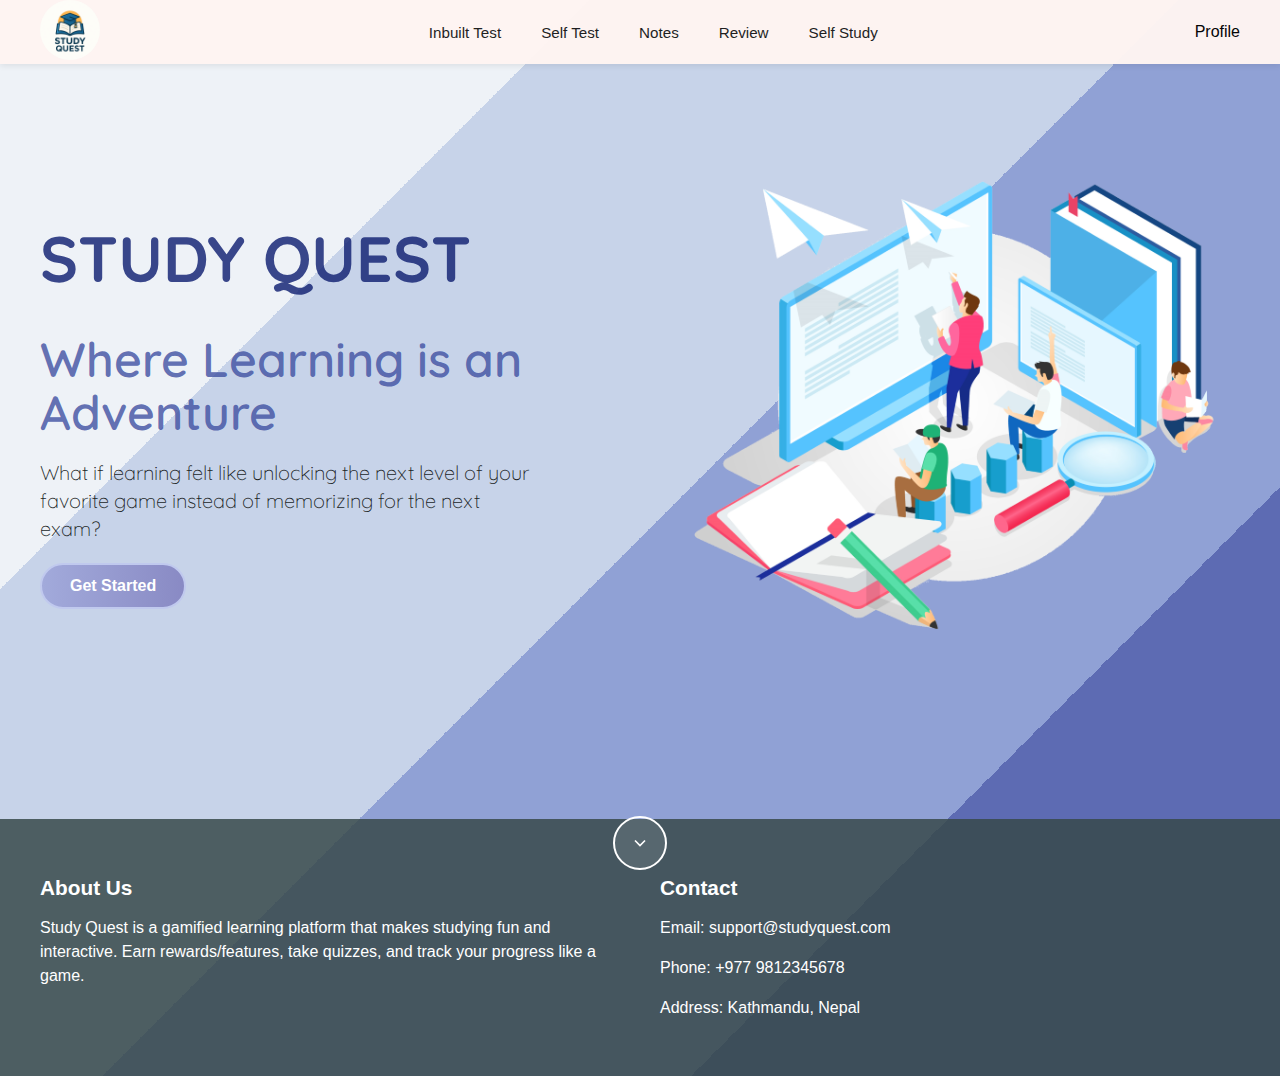
<file: Dashboard/dashboard.html>
<!DOCTYPE html>
<html lang="en">
<head>
    <meta charset="UTF-8">
    <meta name="viewport" content="width=device-width, initial-scale=1.0">
    <title>Study Quest</title>
    <link rel="stylesheet" href="dashboard.css">
    <link href="https://fonts.googleapis.com/css2?family=Quicksand:wght@400;600;700;900&display=swap" rel="stylesheet">
    <script src="dashboard.js" defer></script>
</head>
<body>

    <!-- Header -->
    <div class="topbar">
        <div class="topbar-left">
            <img src="logo.png" alt="Study Quest Logo">
        </div>
        <nav class="nav-links">
            <a href="Inbuilt Test/inbuilt.html" id="Inbuilt">Inbuilt Test</a>
            <a href="Self Test/selftest.html" id="Selftest">Self Test</a>
            <a href="Notes/notes.html" id="Notes">Notes</a>
            <a href="Review/review.html" id="Review">Review</a>
            <a href="selfstudy/study.html" id="selfstudy">Self Study</a>
        </nav>
        <div class="topbar-right">
            <span class="profile">Profile</span>
        </div>
    </div>

    <!-- Two-column main content -->
    <div class="main-content">
        <div class="main-text">
            <h1><b>STUDY QUEST</b></h1>
            <h2>Where Learning is an Adventure</h2>
            <p>What if learning felt like unlocking the next level of your favorite game instead of memorizing for the next exam?</p>
            <a href="Inbuilt Test/inbuilt.html" class="get-started-btn">Get Started</a>
        </div>
        <div class="main-image">
            <img src="background.png" alt="Learning Adventure">
        </div>
    </div>
    
    <!-- Scroll down button -->
    <div class="scroll-down">
      <a href="#footer-section">
        <svg viewBox="0 0 24 24">
          <path d="M6 9l6 6 6-6" />
        </svg>
      </a>
    </div>

    <!-- Footer -->
    <footer id="footer-section">
        <div class="footer-left">
            <h2>About Us</h2>
            <p>Study Quest is a gamified learning platform that makes studying fun and interactive. Earn rewards/features, take quizzes, and track your progress like a game.</p>
        </div>
        <div class="footer-right">
            <h2>Contact</h2>
            <p>Email: support@studyquest.com</p>
            <p>Phone: +977 9812345678</p>
            <p>Address: Kathmandu, Nepal</p>
        </div>
    </footer>

</body>
</html>
</file>
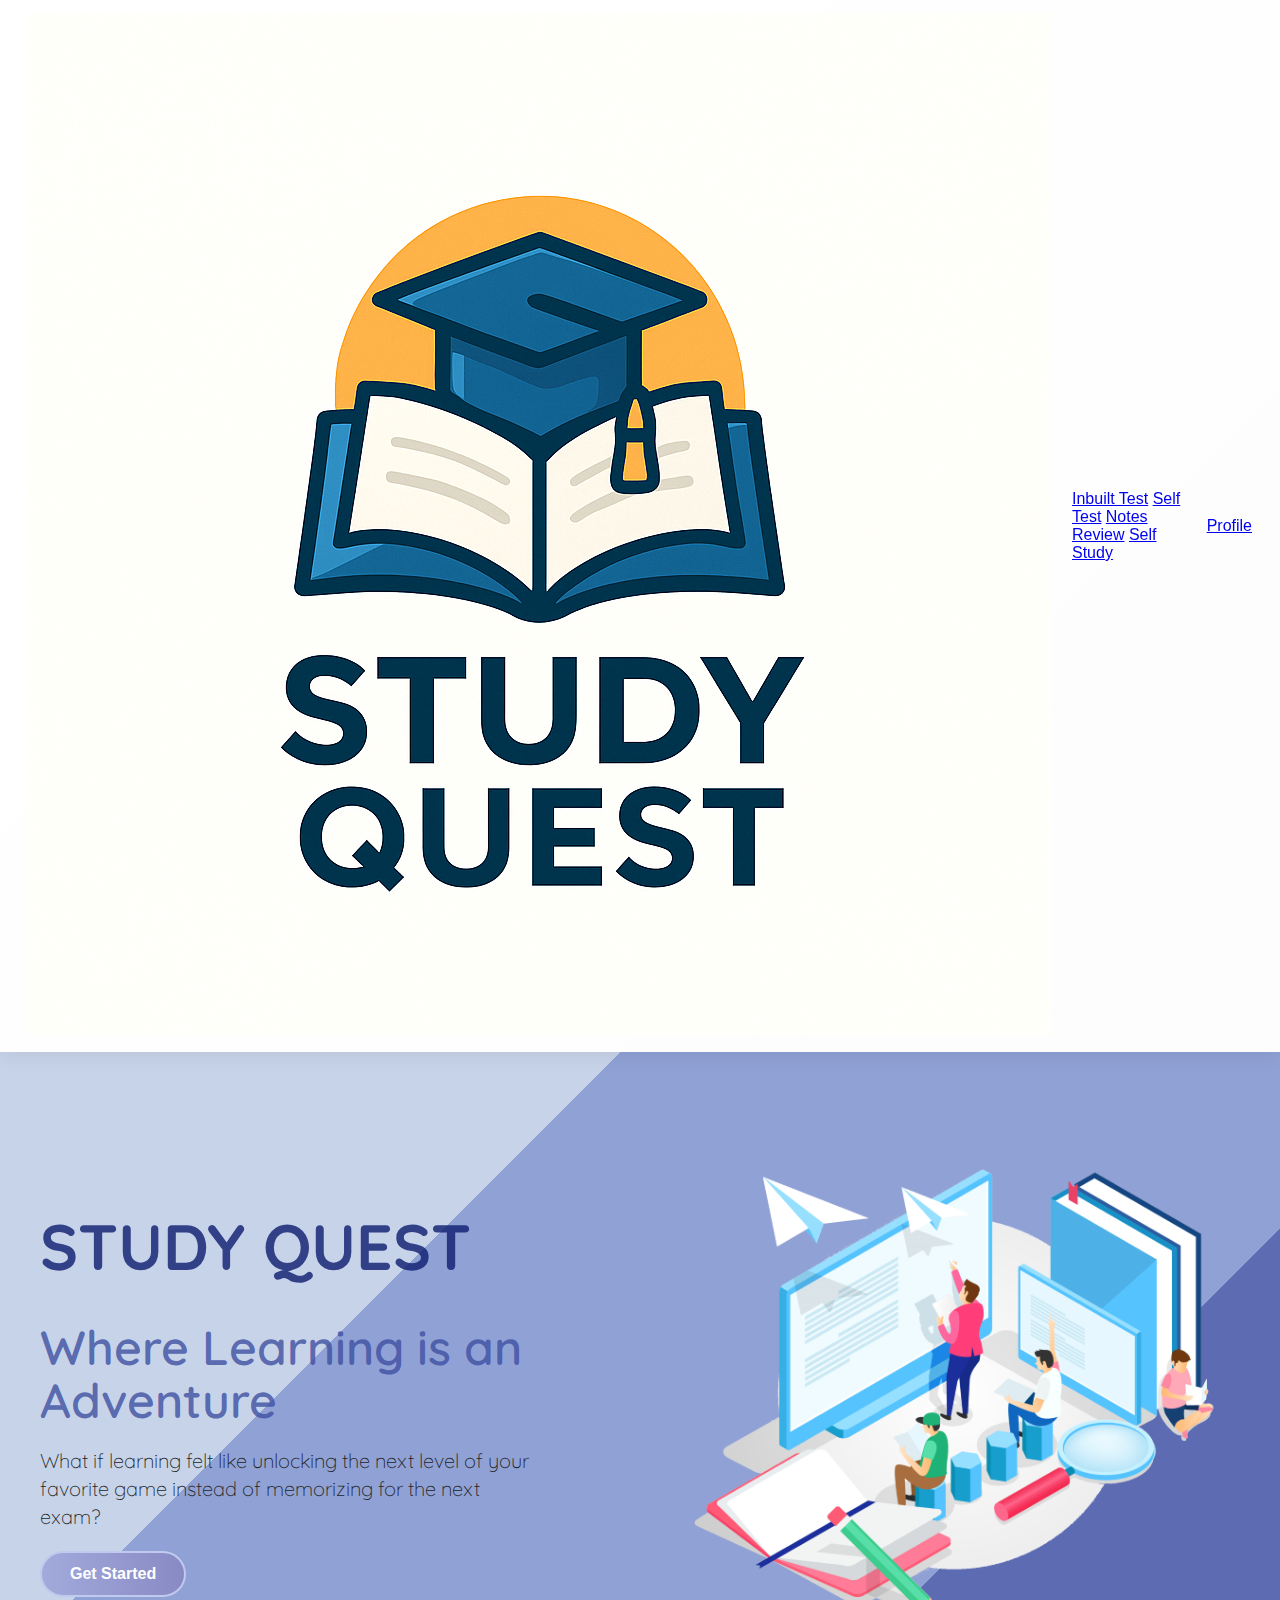
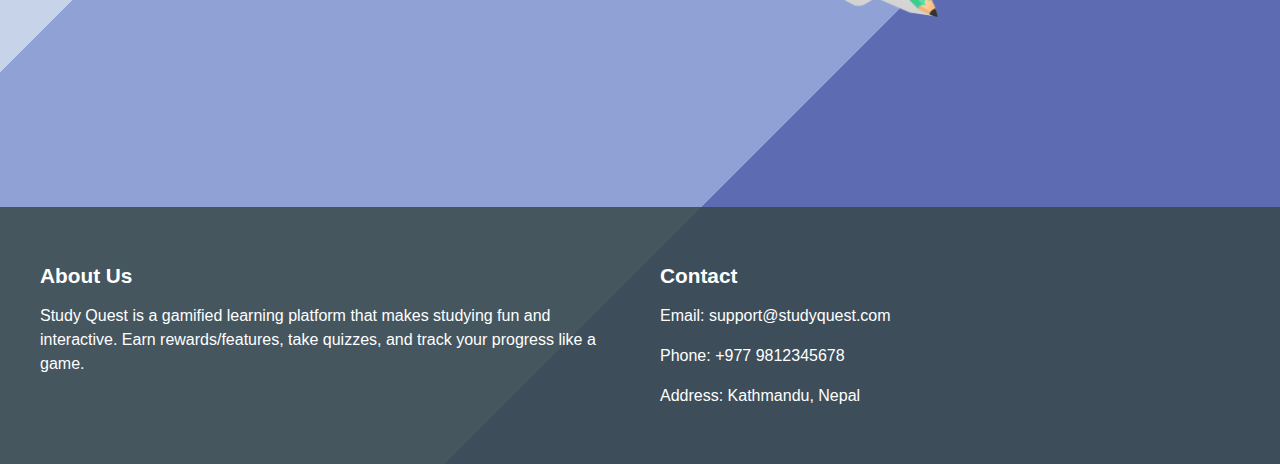
<file: dashboard/dashboard.html>
<!DOCTYPE html>
<html lang="en">
<head>
    <meta charset="UTF-8">
    <meta name="viewport" content="width=device-width, initial-scale=1.0">
    <title>Study Quest</title>
    <link rel="stylesheet" href="dashboard.css">
    <link href="https://fonts.googleapis.com/css2?family=Quicksand:wght@400;600;700;900&display=swap" rel="stylesheet">
    <script src="dashboard.js" defer></script>
</head>
<body>

    <!-- Header -->
    <div class="topbar">
        <div class="topbar-left">
            <img src="../images/logo.png" alt="Study Quest Logo">
        </div>
        <nav class="nav-links">
            <a href="../inbuilt_test/inbuilt.html" id="Inbuilt">Inbuilt Test</a>
            <a href="../selftest/selftest.html" id="Selftest">Self Test</a>
            <a href="../notes/notes.html" id="Notes">Notes</a>
            <a href="../review/review.html" id="Review">Review</a>
            <a href="../selfstudy/study.html" id="selfstudy">Self Study</a>
        </nav>
        <div class="topbar-right">
     <a href="../profile/profile.html" id="profile">Profile</a>

        </div>
    </div>

    <!-- Two-column main content -->
    <div class="main-content">
        <div class="main-text">
            <h1><b>STUDY QUEST</b></h1>
            <h2>Where Learning is an Adventure</h2>
            <p>What if learning felt like unlocking the next level of your favorite game instead of memorizing for the next exam?</p>
            <a href="../inbuilt_test/inbuilt.html" class="get-started-btn">Get Started</a>
        </div>
        <div class="main-image">
            <img src="../images/background.png" alt="Learning Adventure">
        </div>
    </div>
    
    <!-- Scroll down button -->
    <div class="scroll-down">
      <a href="#footer-section">
        <svg viewBox="0 0 24 24">
          <path d="M6 9l6 6 6-6" />
        </svg>
      </a>
    </div>

    <!-- Footer -->
    <footer id="footer-section">
        <div class="footer-left">
            <h2>About Us</h2>
            <p>Study Quest is a gamified learning platform that makes studying fun and interactive. Earn rewards/features, take quizzes, and track your progress like a game.</p>
        </div>
        <div class="footer-right">
            <h2>Contact</h2>
            <p>Email: support@studyquest.com</p>
            <p>Phone: +977 9812345678</p>
            <p>Address: Kathmandu, Nepal</p>
        </div>
    </footer>

</body>
</html>
</file>
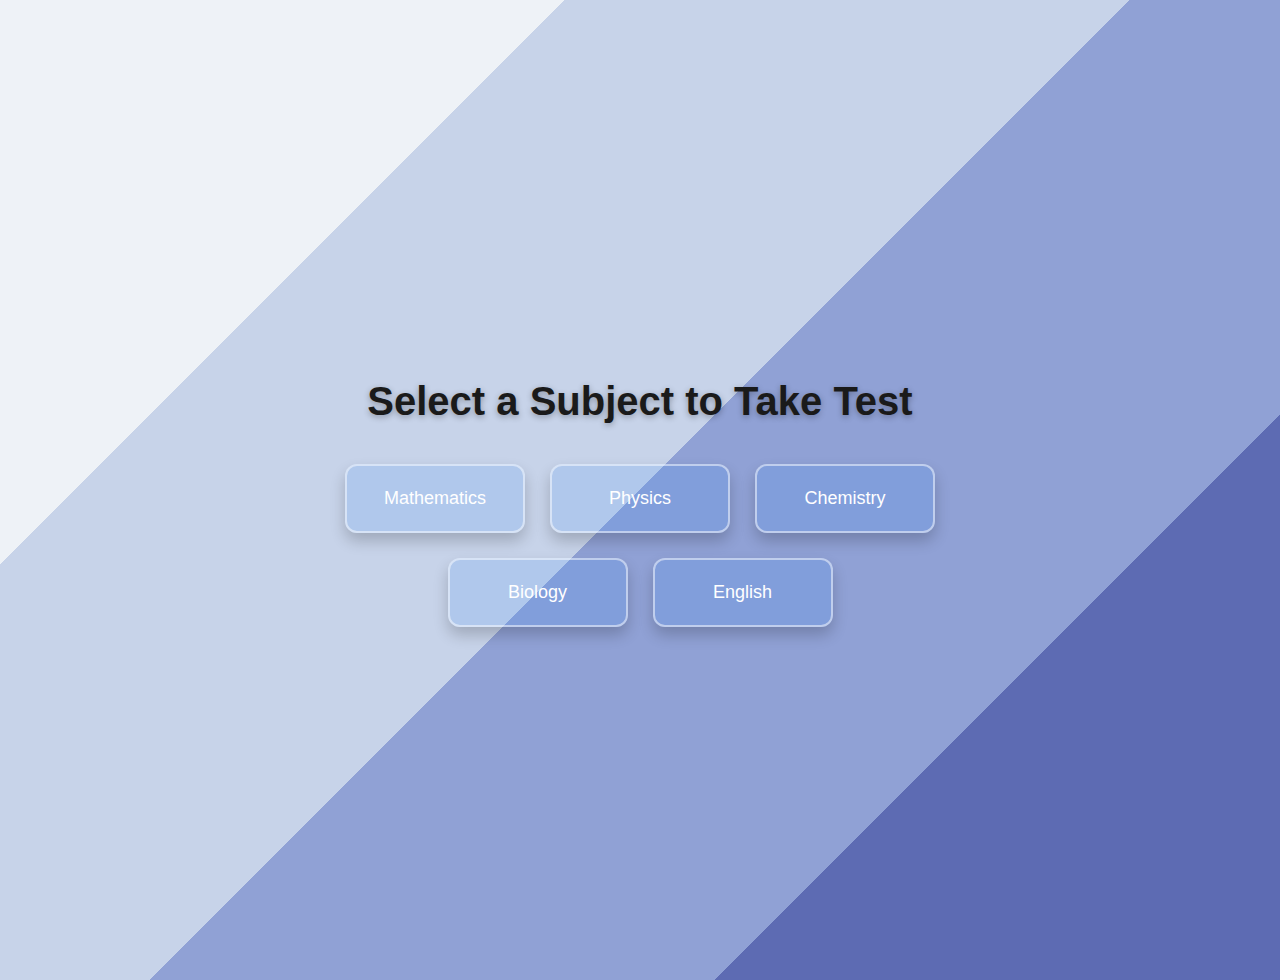
<file: inbuilt/inbuilt.html>
<!DOCTYPE html>
<html lang="en">
<head>
  <meta charset="UTF-8" />
  <meta name="viewport" content="width=device-width, initial-scale=1" />
  <title>Select Subject</title>
  <link rel="stylesheet" href="inbuilt.css" />
</head>
<body>

  <h1>Select a Subject to Take Test</h1>

  <div id="subjects-container">
    <button class="Mathematics-button">Mathematics</button>
    <button class="Physics-button">Physics</button>
    <button class="subject-button">Chemistry</button>
    <button class="subject-button">Biology</button>
    <button class="subject-button">English</button>
  </div>

  <script src="inbuilt.js"></script>
</body>
</html>
</file>
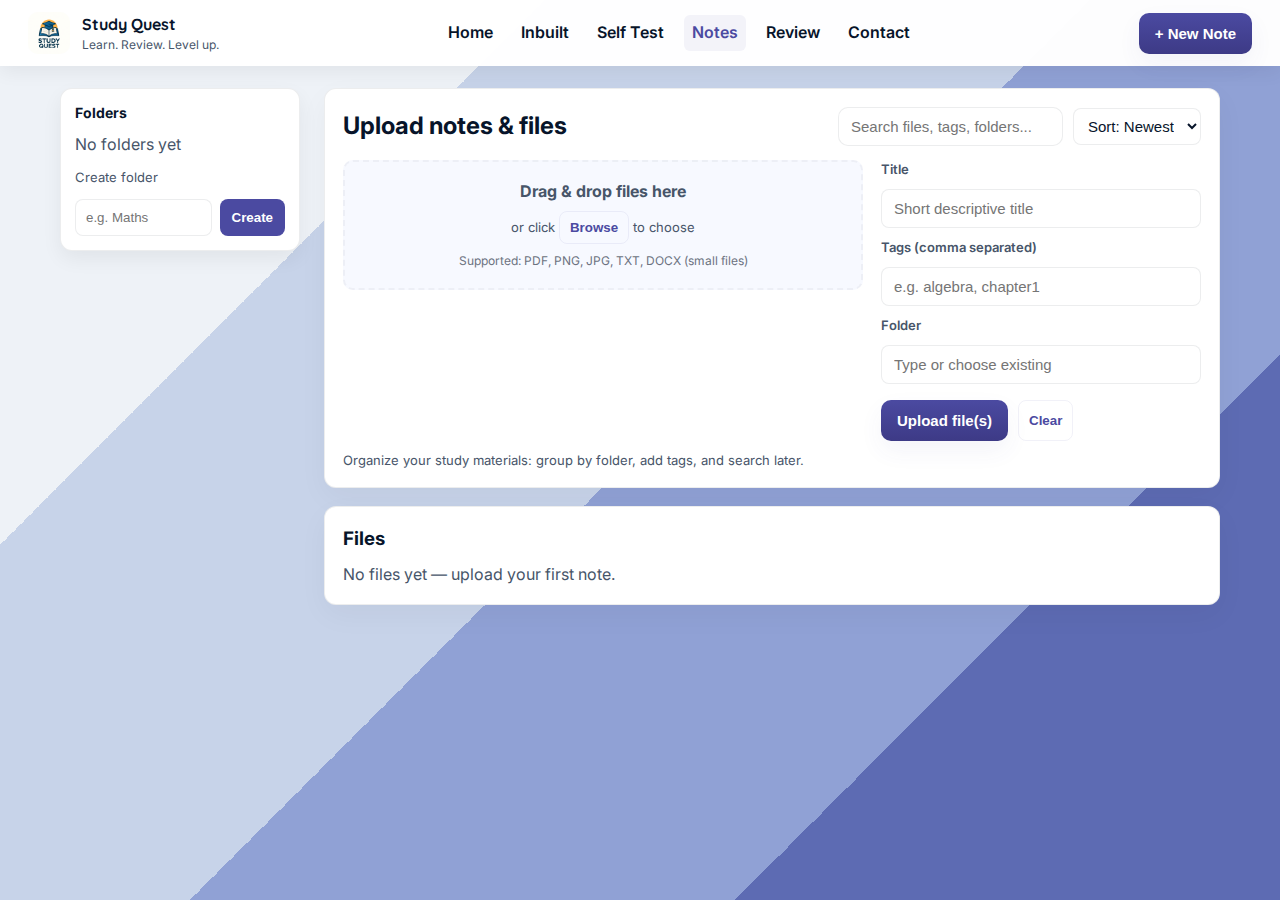
<file: notes/notes.html>
<!doctype html>
<html lang="en">
<head>
  <meta charset="utf-8" />
  <meta http-equiv="X-UA-Compatible" content="IE=edge" />
  <meta name="viewport" content="width=device-width,initial-scale=1" />
  <title>Study Quest — Notes</title>

  <!-- Fonts -->
  <link href="https://fonts.googleapis.com/css2?family=Quicksand:wght@500;700&family=Inter:wght@300;400;600;700&display=swap" rel="stylesheet">

  <style>
    /* =========================
       Basic reset & accessibility
       ========================= */
    *,*::before,*::after { box-sizing: border-box; }
    html,body { height:100%; margin:0; padding:0; }
    /* Prevent any horizontal scroll caused by wide elements */
    body { overflow-x: hidden; -webkit-font-smoothing:antialiased; -moz-osx-font-smoothing:grayscale; }

    :root{
      --bg-grad: linear-gradient(
        135deg,
        #EEF2F7 0%,
        #EEF2F7 25%,
        #C7D3E9 25%,
        #C7D3E9 50%,
        #90A1D5 50%,
        #90A1D5 75%,
        #5D6BB3 75%,
        #5D6BB3 100%
      );

      --primary: #4b4aa1;
      --primary-strong: #3d3a86;
      --danger: #d64557;
      --muted: #475569;
      --text: #07142a;
      --panel-bg: #ffffff;
      --card-bg: #ffffff;
      --input-bg: #ffffff;
      --soft-border: rgba(7,20,42,0.08);
      --focus: rgba(75,74,161,0.18);
      --max-page-width: 1200px;
      --gutter: 20px;
    }

    body {
      font-family: Inter, "Quicksand", system-ui, -apple-system, "Segoe UI", Roboto, Arial, sans-serif;
      color: var(--text);
      background: var(--bg-grad);
      font-size:16px;
      line-height:1.45;
    }

    /* Topbar */
    .topbar{
      background: rgba(255,255,255,0.98);
      display:flex;
      gap:20px;
      align-items:center;
      justify-content:space-between;
      padding:12px 28px;
      box-shadow: 0 6px 18px rgba(2,6,23,0.06);
      position:sticky;
      top:0;
      z-index:40;
    }
    .logo { display:flex; gap:12px; align-items:center; flex-shrink:0; }
    .logo img{ height:42px; width:42px; border-radius:10px; object-fit:cover; display:block; }
    .nav { display:flex; gap:12px; align-items:center; flex-wrap:wrap; }
    .nav a { color:var(--text); text-decoration:none; font-weight:600; padding:6px 8px; border-radius:6px; display:inline-block; }
    .nav a.active { color:var(--primary); background: rgba(75,74,161,0.06); }

    /* Page container */
    .page {
      max-width: var(--max-page-width);
      margin: 22px auto;
      padding: 0 var(--gutter);
      width: calc(100% - (var(--gutter) * 2));
    }

    /* Layout: left rail + main */
    .layout {
      display: grid;
      grid-template-columns: 240px 1fr;
      gap: 24px;
      align-items: start;
      width:100%;
    }
    @media (max-width: 920px) {
      .layout { grid-template-columns: 1fr; }
    }

    /* Left rail */
    .leftrail {
      background: var(--panel-bg);
      border-radius:12px;
      padding:14px;
      box-shadow: 0 8px 20px rgba(2,6,23,0.06);
      border: 1px solid var(--soft-border);
      overflow: visible; /* no forced scroll */
    }
    .leftrail h4 { margin:0 0 10px 0; font-weight:700; font-size:14px }
    .folder-item {
      display:flex; justify-content:space-between; align-items:center;
      padding:10px; border-radius:8px; cursor:pointer;
      transition:all .12s; border:1px solid transparent; background:transparent;
      word-break:break-word;
    }
    .folder-item:hover { background:#f6f9ff; transform: translateY(-1px); border-color: var(--soft-border); }
    .folder-item.active { background: rgba(75,74,161,0.06); color:var(--primary); box-shadow: 0 6px 12px rgba(75,74,161,0.04); border-color: rgba(75,74,161,0.08); }

    .create-folder { display:flex; gap:8px; margin-top:12px; }
    .create-folder input {
      flex:1; padding:10px; border-radius:8px; border:1px solid var(--soft-border); background:var(--input-bg); min-width:0;
    }
    .create-folder button {
      background:var(--primary); color:white; padding:10px 12px; border-radius:8px; border:none; font-weight:600; cursor:pointer;
    }

    /* Main panel */
    .main { min-height:60vh; }
    .panel {
      background: var(--panel-bg);
      border-radius:12px;
      padding:18px;
      box-shadow: 0 10px 30px rgba(2,6,23,0.04);
      border:1px solid var(--soft-border);
    }

    /* Upload area */
    .upload-card { display:flex; gap:18px; align-items:flex-start; flex-wrap:wrap; }
    .dropzone {
      flex:1 1 420px;
      min-width: 220px;
      background: #f7f9ff;
      border-radius:10px; padding:18px;
      border:2px dashed rgba(7,20,42,0.04);
      display:flex; flex-direction:column; gap:8px; justify-content:center; align-items:center; text-align:center;
      transition: all .18s; color:var(--text);
      background-position: center;
      background-repeat: no-repeat;
      background-size: cover;
    }
    .dropzone.drag { background: #eef3ff; border-color: rgba(75,74,161,0.18); transform: translateY(-3px); }
    .dropzone p { margin:0; color:var(--muted); font-size:14px; }

    /* Meta column: responsive & shrink-safe */
    .meta {
      flex: 0 1 320px; /* can shrink on smaller screens */
      min-width: 200px;
      max-width: 100%;
      display:flex; flex-direction:column; gap:10px;
    }
    .meta label { font-size:13px; color:var(--muted); font-weight:600; }
    .meta input[type="text"], .meta .folder-input {
      width:100%; padding:10px 12px; border-radius:8px; border:1px solid var(--soft-border); background:var(--input-bg); color:var(--text);
      font-size:15px;
    }
    .primary-btn {
      display:inline-flex; gap:8px; align-items:center;
      background: linear-gradient(180deg,var(--primary),var(--primary-strong));
      color:white; padding:12px 16px; border-radius:10px; font-weight:700; border:none; cursor:pointer;
      box-shadow: 0 10px 24px rgba(75,74,161,0.06); font-size:15px;
    }
    .primary-btn:hover { transform: translateY(-3px); }

    .btn-ghost { background:transparent; border:1px solid rgba(75,74,161,0.08); padding:8px 10px; border-radius:8px; color:var(--primary); font-weight:600; cursor:pointer; }
    .btn-ghost:hover { background: rgba(75,74,161,0.06); }

    /* suggestions dropdown */
    .suggestions { position:relative; }
    .suggest-list {
      position:absolute; left:0; right:0; top:44px; background:#fff; color:var(--text); border-radius:8px; overflow:auto;
      box-shadow: 0 8px 24px rgba(2,6,23,0.06); z-index:60; max-height:220px; border:1px solid var(--soft-border);
    }
    .suggest-list div { padding:8px 12px; cursor:pointer; font-size:15px; }
    .suggest-list div:hover { background:#f3f6ff; }

    /* controls */
    .search-input { padding:10px 12px; border-radius:10px; border:1px solid var(--soft-border); background:#fff; color:var(--text); min-width:220px; font-size:15px; }
    .sort-select { padding:8px 10px; border-radius:8px; border:1px solid var(--soft-border); background:#fff; color:var(--text); font-size:15px; }

    /* file grid */
    .file-grid { display:grid; grid-template-columns: repeat(auto-fill,minmax(220px,1fr)); gap:14px; margin-top:18px; width:100%; }
    .file-card {
      background: var(--card-bg); padding:12px; border-radius:10px; min-height:120px; display:flex; flex-direction:column; justify-content:space-between;
      transition: transform .14s, box-shadow .14s; color:var(--text); border:1px solid var(--soft-border);
      word-break:break-word;
    }
    .file-card:hover { transform: translateY(-6px); box-shadow:0 12px 30px rgba(2,6,23,0.06); }
    .file-title { font-weight:700; font-size:15px; margin-bottom:6px; color:var(--text); }
    .file-meta { font-size:13px; color:#475569; margin-bottom:8px; }
    .file-actions { display:flex; gap:8px; align-items:center; flex-wrap:wrap; }

    /* modal */
    .modal-backdrop { position:fixed; inset:0; background:rgba(2,6,23,0.35); display:flex; align-items:center; justify-content:center; z-index:80; }
    .modal { width: min(920px,95%); background:#fff; color:var(--text); border-radius:10px; overflow:hidden; box-shadow:0 20px 60px rgba(2,6,23,0.08); }
    .modal .body { padding:16px; max-height:80vh; overflow:auto; }

    /* focus */
    :focus { outline: 3px solid var(--focus); outline-offset:3px; border-radius:8px; }

    .no-files { color:#475569; }
  </style>
</head>
<body>
  <!-- TOPBAR -->
  <header class="topbar" role="banner">
    <div class="logo" aria-hidden="false">
      <img src="../images/logo.png" alt="Study Quest logo" onerror="this.style.display='none'">
      <div>
        <div style="font-weight:700; font-family:Quicksand; color:var(--text)">Study Quest</div>
        <div style="font-size:12px; color:var(--muted)">Learn. Review. Level up.</div>
      </div>
    </div>

    <nav class="nav" role="navigation" aria-label="main">
      <a href="../index.html">Home</a>
      <a href="../inbuilt/inbuilt.html">Inbuilt</a>
      <a href="../self_test/selftest.html">Self Test</a>
      <a href="../notes/notes.html" class="active">Notes</a>
      <a href="../review/review.html">Review</a>
      <a href="../contact/contact.html">Contact</a>
    </nav>

    <div>
      <button class="primary-btn" aria-label="Create new note" id="quickNewBtn">+ New Note</button>
    </div>
  </header>

  <!-- PAGE -->
  <div class="page" role="main">
    <div class="layout">
      <!-- LEFT COLUMN -->
      <aside class="leftrail" aria-label="Folders">
        <h4>Folders</h4>
        <div id="folderListArea" style="display:flex;flex-direction:column;gap:8px"></div>

        <div style="margin-top:12px">
          <label for="newFolderInput" style="display:block; font-size:13px; color:var(--muted); margin-bottom:6px">Create folder</label>
          <div class="create-folder">
            <input id="newFolderInput" aria-label="New folder name" placeholder="e.g. Maths" />
            <button id="createFolderBtn" aria-label="Create folder">Create</button>
          </div>
        </div>
      </aside>

      <!-- MAIN COLUMN -->
      <section class="main">
        <!-- UPLOAD PANEL -->
        <section class="panel" aria-labelledby="uploadTitle">
          <div style="display:flex;align-items:center;justify-content:space-between;gap:12px;flex-wrap:wrap">
            <h2 id="uploadTitle" style="margin:0; color:var(--text); font-weight:700">Upload notes & files</h2>

            <div style="display:flex;gap:10px; align-items:center">
              <input id="search" class="search-input" placeholder="Search files, tags, folders..." aria-label="Search files">
              <select id="sort" class="sort-select" aria-label="Sort files">
                <option value="date">Sort: Newest</option>
                <option value="name">Sort: Name</option>
              </select>
            </div>
          </div>

          <div class="upload-card" style="margin-top:14px">
            <!-- Dropzone -->
            <div id="dropzone" class="dropzone" tabindex="0" aria-label="File drop area">
              <p style="font-weight:700; font-size:16px; color:var(--muted)">Drag & drop files here</p>
              <p style="font-size:13px; color:var(--muted)">or click <button id="pickFileBtn" type="button" class="btn-ghost" aria-label="Select files">Browse</button> to choose</p>
              <p style="font-size:12px;color:#6b7280">Supported: PDF, PNG, JPG, TXT, DOCX (small files)</p>
              <input id="hiddenFileInput" type="file" style="display:none" aria-hidden="true" multiple />
            </div>

            <!-- Meta column -->
            <div class="meta">
              <label for="titleInput">Title</label>
              <input id="titleInput" type="text" placeholder="Short descriptive title" aria-label="Title" />

              <label for="tagsInput">Tags (comma separated)</label>
              <input id="tagsInput" type="text" placeholder="e.g. algebra, chapter1" aria-label="Tags" />

              <label for="folderInput">Folder</label>
              <div class="suggestions" style="position:relative">
                <input id="folderInput" class="folder-input" type="text" placeholder="Type or choose existing" aria-autocomplete="list" aria-controls="folderSuggestions" aria-label="Folder name" />
                <div id="folderSuggestions" class="suggest-list" style="display:none" role="listbox" tabindex="-1"></div>
              </div>

              <div style="display:flex; gap:10px; margin-top:6px">
                <button id="uploadBtn" class="primary-btn" aria-label="Upload note">Upload file(s)</button>
                <button id="clearBtn" class="btn-ghost" aria-label="Clear form">Clear</button>
              </div>

              <div id="uploadProgressWrap" style="display:none; margin-top:8px">
                <div style="height:8px; background: rgba(7,20,42,0.04); border-radius:6px; overflow:hidden">
                  <div id="uploadProgress" style="width:0; height:100%; background:linear-gradient(90deg,var(--primary),#90A1D5)"></div>
                </div>
                <div style="font-size:12px; color:var(--muted); margin-top:6px">Uploading… <span id="uploadProgressLabel">0%</span></div>
              </div>
            </div>
          </div>

          <div style="margin-top:10px; color:var(--muted); font-size:13px">
            Organize your study materials: group by folder, add tags, and search later.
          </div>
        </section>

        <!-- FILE GRID -->
        <section class="panel" style="margin-top:18px" aria-labelledby="filesTitle">
          <h3 id="filesTitle" style="margin:0 0 10px 0; color:var(--text); font-weight:700">Files</h3>
          <div id="noFilesMessage" class="no-files">No files yet — upload your first note.</div>
          <div id="filesGrid" class="file-grid" aria-live="polite" style="margin-top:10px"></div>
        </section>
      </section>
    </div>
  </div>

  <!-- modal placeholder -->
  <div id="modal" style="display:none" aria-hidden="true"></div>

  <script>
    /* ================
       Storage & utils
       ================ */
    const STORAGE_KEY = 'sq_notes_v1';
    function uid(){ return 'n_' + Math.random().toString(36).slice(2,10); }
    function nowISO(){ return new Date().toISOString(); }
    function getStore(){ try{ return JSON.parse(localStorage.getItem(STORAGE_KEY) || '{}'); } catch(e){ return {}; } }
    function setStore(s){ localStorage.setItem(STORAGE_KEY, JSON.stringify(s)); }
    function ensureFolder(store,name){ if(!store[name]) store[name]=[]; }

    /* ================
       UI refs
       ================ */
    const folderListArea = document.getElementById('folderListArea');
    const newFolderInput = document.getElementById('newFolderInput');
    const createFolderBtn = document.getElementById('createFolderBtn');

    const dropzone = document.getElementById('dropzone');
    const hiddenFileInput = document.getElementById('hiddenFileInput');
    const pickFileBtn = document.getElementById('pickFileBtn');

    const titleInput = document.getElementById('titleInput');
    const tagsInput = document.getElementById('tagsInput');
    const folderInput = document.getElementById('folderInput');
    const folderSuggestions = document.getElementById('folderSuggestions');

    const uploadBtn = document.getElementById('uploadBtn');
    const clearBtn = document.getElementById('clearBtn');
    const uploadProgressWrap = document.getElementById('uploadProgressWrap');
    const uploadProgress = document.getElementById('uploadProgress');
    const uploadProgressLabel = document.getElementById('uploadProgressLabel');

    const filesGrid = document.getElementById('filesGrid');
    const noFilesMessage = document.getElementById('noFilesMessage');

    const search = document.getElementById('search');
    const sort = document.getElementById('sort');

    let dragCounter = 0;
    let currentActiveFolder = null;

    /* ================
       Folder rail & suggestions
       ================ */
    function renderFolderRail(activeFolder){
      const store = getStore();
      folderListArea.innerHTML = '';
      const folders = Object.keys(store).sort((a,b)=> a.localeCompare(b));
      if(folders.length === 0){
        const p = document.createElement('div'); p.style.color = '#475569'; p.textContent = 'No folders yet';
        folderListArea.appendChild(p); return;
      }
      folders.forEach(folder=>{
        const el = document.createElement('div');
        el.className = 'folder-item' + (folder===activeFolder ? ' active' : '');
        el.setAttribute('role','button'); el.tabIndex = 0;
        el.innerHTML = `<span>${folder}</span><span style="font-size:13px;color:#475569">${store[folder].length}</span>`;
        el.onclick = ()=> { renderFiles(folder); setActiveFolder(folder); };
        el.onkeydown = (e)=> { if(e.key==='Enter') el.onclick(); };
        folderListArea.appendChild(el);
      });
      // auto-select first folder if none active
      if(!activeFolder && folders.length>0 && !currentActiveFolder){
        setActiveFolder(folders[0]);
      }
    }

    function populateFolderSuggestions(filter=''){
      const store = getStore();
      const folders = Object.keys(store).sort();
      folderSuggestions.innerHTML = '';
      const q = filter.trim().toLowerCase();
      const matches = folders.filter(f => f.toLowerCase().includes(q));
      if(matches.length === 0){ folderSuggestions.style.display='none'; return; }
      matches.forEach(f=>{
        const d = document.createElement('div');
        const i = f.toLowerCase().indexOf(q);
        if(q && i >= 0){
          const before = f.slice(0,i);
          const match = f.slice(i, i+q.length);
          const after = f.slice(i+q.length);
          d.innerHTML = `${escapeHtml(before)}<strong style="color:var(--primary)">${escapeHtml(match)}</strong>${escapeHtml(after)}`;
        } else d.textContent = f;
        d.onclick = ()=> { folderInput.value = f; folderSuggestions.style.display='none'; folderInput.focus(); };
        folderSuggestions.appendChild(d);
      });
      folderSuggestions.style.display='block';
    }

    folderInput.addEventListener('input', (e)=> populateFolderSuggestions(e.target.value));
    folderInput.addEventListener('focus', ()=> populateFolderSuggestions(folderInput.value));
    folderInput.addEventListener('blur', ()=> setTimeout(()=> folderSuggestions.style.display='none', 180));

    createFolderBtn.addEventListener('click', ()=>{
      const name = newFolderInput.value.trim();
      if(!name) return newFolderInput.focus();
      const store = getStore();
      if(store[name]){ alert('Folder already exists'); newFolderInput.value=''; return; }
      store[name]=[]; setStore(store); newFolderInput.value=''; renderFolderRail(name); renderFiles(name);
    });

    /* ================
       Drag & drop + file pick (works on Firefox)
       ================ */
    // Clicking dropzone opens file picker (reliable user gesture)
    dropzone.addEventListener('click', ()=> hiddenFileInput.click());
    pickFileBtn.addEventListener('click', ()=> hiddenFileInput.click());

    dropzone.addEventListener('dragenter', e=>{ e.preventDefault(); dragCounter++; dropzone.classList.add('drag'); });
    dropzone.addEventListener('dragover', e=> e.preventDefault());
    dropzone.addEventListener('dragleave', e=>{ dragCounter--; if(dragCounter<=0){ dropzone.classList.remove('drag'); dragCounter=0; }});
    dropzone.addEventListener('drop', e=>{ e.preventDefault(); dropzone.classList.remove('drag'); dragCounter=0; const files = e.dataTransfer && e.dataTransfer.files; if(files && files.length) handleFiles(files); });

    hiddenFileInput.addEventListener('change', e=> { const files = e.target.files; if(files && files.length) handleFiles(files); });

    clearBtn.addEventListener('click', clearForm);
    function clearForm(){
      titleInput.value=''; tagsInput.value=''; folderInput.value=''; hiddenFileInput.value=''; uploadProgressWrap.style.display='none';
      uploadProgress.style.width='0%'; uploadProgressLabel.textContent='0%'; dropzone.style.backgroundImage='none';
    }

    /* ================
       Upload logic (multi-file, duplicate handling)
       ================ */
    async function handleFiles(fileList){
      const files = Array.from(fileList);
      if(files.length === 0) return;
      // choose folder or default
      const folderName = (folderInput.value.trim() || 'Default').trim();
      uploadProgressWrap.style.display='block';
      let totalBytes = files.reduce((s,f)=> s + (f.size || 0), 0) || files.length;
      let processedBytes = 0;

      for(let i=0;i<files.length;i++){
        const file = files[i];
        // if single file AND title empty -> prefill title
        if(files.length === 1 && !titleInput.value.trim()){
          titleInput.value = file.name.replace(/\.[^/.]+$/, "");
        }
        // show image preview background for image files (helpful but not required)
        if(file.type.startsWith('image/')){
          const r = await readFileAsDataURL(file);
          dropzone.style.backgroundImage = 'url(' + r + ')';
          dropzone.style.backgroundSize = 'cover';
          dropzone.style.backgroundPosition = 'center';
        }

        // simulate progress while reading
        const dataUrl = await readFileAsDataURLWithProgress(file, (p) => {
          const partial = (processedBytes + p * (file.size || 1)) / (totalBytes || 1);
          const pct = Math.round(Math.min(99, partial * 100));
          uploadProgress.style.width = pct + '%';
          uploadProgressLabel.textContent = pct + '%';
        });

        const store = getStore();
        ensureFolder(store, folderName);
        const names = store[folderName].map(x=>x.name);
        let finalName = file.name;
        if(names.includes(finalName)){
          const dot = finalName.lastIndexOf('.');
          const base = dot>=0 ? finalName.slice(0,dot) : finalName;
          const ext = dot>=0 ? finalName.slice(dot) : '';
          let c=1;
          while(names.includes(`${base} (${c})${ext}`)) c++;
          finalName = `${base} (${c})${ext}`;
        }

        const note = {
          id: uid(),
          title: (files.length === 1 && titleInput.value.trim()) ? titleInput.value.trim() : file.name.replace(/\.[^/.]+$/,''),
          name: finalName,
          tags: tagsInput.value.split(',').map(s=>s.trim()).filter(Boolean),
          data: dataUrl,
          type: file.type,
          uploadedAt: nowISO()
        };
        store[folderName].unshift(note);
        setStore(store);

        processedBytes += file.size || 0;
        const overallPct = Math.round(Math.min(100, (processedBytes / (totalBytes || 1)) * 100));
        uploadProgress.style.width = overallPct + '%';
        uploadProgressLabel.textContent = overallPct + '%';
      }

      uploadProgress.style.width = '100%'; uploadProgressLabel.textContent = '100%';
      setTimeout(()=>{ uploadProgressWrap.style.display='none'; uploadProgress.style.width='0%'; uploadProgressLabel.textContent='0%'; }, 600);
      clearForm();
      renderFolderRail(folderName);
      renderFiles(folderName);
    }

    function readFileAsDataURL(file){
      return new Promise((resolve,reject)=>{
        const r = new FileReader();
        r.onload = ()=> resolve(r.result);
        r.onerror = reject;
        r.readAsDataURL(file);
      });
    }
    // Simulated progress wrapper: FileReader rarely gives progressive progress reliably for dataURL, so we simulate for smooth UI
    function readFileAsDataURLWithProgress(file, onProgress){
      return new Promise((resolve,reject)=>{
        const reader = new FileReader();
        reader.onload = ()=> resolve(reader.result);
        reader.onerror = reject;
        let t = 0;
        const id = setInterval(()=>{ t += Math.random() * 0.12; if(t>1) t=1; onProgress && onProgress(t); if(t>=1) clearInterval(id); }, 60);
        reader.readAsDataURL(file);
      });
    }

    /* ================
       Render files grid
       ================ */
    function setActiveFolder(name){
      currentActiveFolder = name;
      const els = document.querySelectorAll('.folder-item');
      els.forEach(el => el.classList.toggle('active', el.textContent.trim().startsWith(name)));
      search.value = '';
    }

    function renderFiles(folderFilter = null){
      const store = getStore();
      filesGrid.innerHTML = '';
      const searchQ = (search.value || '').toLowerCase().trim();
      const sortBy = sort.value || 'date';
      let items = [];
      Object.keys(store).forEach(folder => (store[folder]||[]).forEach(note => items.push({folder,note})));
      if(folderFilter) items = items.filter(i => i.folder === folderFilter);
      if(currentActiveFolder && !folderFilter) items = items.filter(i => i.folder === currentActiveFolder);
      if(searchQ){
        items = items.filter(i => i.note.title.toLowerCase().includes(searchQ) || i.note.name.toLowerCase().includes(searchQ) || (i.note.tags||[]).some(t => t.toLowerCase().includes(searchQ)) || i.folder.toLowerCase().includes(searchQ));
      }
      items.sort((a,b) => sortBy==='name' ? a.note.title.localeCompare(b.note.title) : new Date(b.note.uploadedAt) - new Date(a.note.uploadedAt));
      if(items.length === 0){ noFilesMessage.style.display = 'block'; filesGrid.style.display = 'none'; return; } else { noFilesMessage.style.display='none'; filesGrid.style.display='grid'; }
      items.forEach(({folder,note})=>{
        const card = document.createElement('div'); card.className = 'file-card';
        card.innerHTML = `
          <div>
            <div class="file-title" title="${escapeHtml(note.title)}">${escapeHtml(note.title)}</div>
            <div class="file-meta">${escapeHtml(note.name)} • ${escapeHtml(folder)} • ${new Date(note.uploadedAt).toLocaleString()}</div>
            <div style="font-size:13px;color:#475569">${(note.tags||[]).slice(0,4).map(t=> '#' + escapeHtml(t)).join(' ')}</div>
          </div>
          <div class="file-actions" aria-hidden="true">
            <button class="btn-ghost" data-action="view">View</button>
            <button class="btn-ghost" data-action="download">Download</button>
            <button class="btn-ghost" data-action="edit">Edit</button>
            <button class="btn-ghost" data-action="delete" style="background: rgba(214,69,87,0.06); border-color: rgba(214,69,87,0.12)">Delete</button>
          </div>
        `;
        card.querySelector('[data-action="view"]').addEventListener('click', ()=> openViewer(note));
        card.querySelector('[data-action="download"]').addEventListener('click', ()=> downloadNote(note));
        card.querySelector('[data-action="edit"]').addEventListener('click', ()=> openEditor(folder,note));
        card.querySelector('[data-action="delete"]').addEventListener('click', ()=> confirmDelete(folder,note.id));
        filesGrid.appendChild(card);
      });
    }

    /* ================
       Viewer / Editor / Delete
       ================ */
    function openViewer(note){
      const modal = document.getElementById('modal');
      modal.innerHTML = `
        <div class="modal-backdrop" role="dialog" aria-modal="true">
          <div class="modal" role="document">
            <div style="padding:12px; display:flex; justify-content:space-between; align-items:center; border-bottom:1px solid #eef4ff">
              <div style="font-weight:700">${escapeHtml(note.title)}</div>
              <div><button id="modalClose" class="btn-ghost">Close</button></div>
            </div>
            <div class="body" style="padding:18px; background:#fff;">
              ${note.type.startsWith('image/') ? `<img src="${note.data}" alt="${escapeHtml(note.title)}" style="max-width:100%;height:auto;border-radius:6px">`
                : note.type === 'application/pdf' ? `<iframe src="${note.data}" style="width:100%;height:70vh;border:none"></iframe>`
                : note.type.startsWith('text/') ? `<pre style="white-space:pre-wrap;background:#f7f9fc;padding:12px;border-radius:8px">${escapeHtml(atob(note.data.split(',')[1]||''))}</pre>`
                : `<div style="padding:8px;color:#334155">Preview not available. Use Download.</div>`
              }
            </div>
          </div>
        </div>
      `;
      modal.style.display='block';
      modal.querySelector('#modalClose').addEventListener('click', ()=> { modal.style.display='none'; modal.innerHTML=''; });
    }

    function downloadNote(note){
      const a = document.createElement('a'); a.href = note.data; a.download = note.name || note.title; document.body.appendChild(a); a.click(); a.remove();
    }

    function openEditor(folder,note){
      const modal = document.getElementById('modal');
      modal.innerHTML = `
        <div class="modal-backdrop" role="dialog" aria-modal="true">
          <div class="modal">
            <div style="padding:12px; display:flex; justify-content:space-between; align-items:center; border-bottom:1px solid #eef4ff">
              <div style="font-weight:700">Edit file</div>
              <button id="editClose" class="btn-ghost">Close</button>
            </div>
            <div class="body">
              <label style="font-weight:600">Title</label>
              <input id="editTitle" style="width:100%;padding:10px;margin-bottom:10px" value="${escapeHtml(note.title)}">
              <label style="font-weight:600">Tags (comma separated)</label>
              <input id="editTags" style="width:100%;padding:10px;margin-bottom:10px" value="${escapeHtml((note.tags||[]).join(', '))}">
              <label style="font-weight:600">Move to folder</label>
              <input id="editFolder" style="width:100%;padding:10px;margin-bottom:14px" value="${escapeHtml(folder)}">
              <div style="display:flex;gap:10px;justify-content:flex-end">
                <button id="saveEdit" class="primary-btn">Save</button>
                <button id="cancelEdit" class="btn-ghost">Cancel</button>
              </div>
            </div>
          </div>
        </div>
      `;
      modal.style.display='block';
      modal.querySelector('#editClose').addEventListener('click', ()=> { modal.style.display='none'; modal.innerHTML=''; });
      modal.querySelector('#cancelEdit').addEventListener('click', ()=> { modal.style.display='none'; modal.innerHTML=''; });
      modal.querySelector('#saveEdit').addEventListener('click', ()=>{
        const newTitle = modal.querySelector('#editTitle').value.trim() || note.title;
        const newTags = modal.querySelector('#editTags').value.split(',').map(s=>s.trim()).filter(Boolean);
        const newFolder = modal.querySelector('#editFolder').value.trim() || 'Default';
        const store = getStore();
        store[folder] = store[folder].filter(n => n.id !== note.id);
        if(store[folder].length === 0) delete store[folder];
        ensureFolder(store, newFolder);
        const names = store[newFolder].map(x=>x.name);
        let finalName = note.name;
        if(names.includes(finalName)){
          const dot = finalName.lastIndexOf('.');
          const base = dot>=0 ? finalName.slice(0,dot) : finalName;
          const ext = dot>=0 ? finalName.slice(dot) : '';
          let c=1; while(names.includes(`${base} (${c})${ext}`)) c++; finalName = `${base} (${c})${ext}`;
        }
        const updated = Object.assign({}, note, { title: newTitle, tags: newTags, name: finalName });
        store[newFolder].unshift(updated);
        setStore(store);
        modal.style.display='none'; modal.innerHTML='';
        renderFolderRail(newFolder);
        renderFiles(newFolder);
      });
    }

    function confirmDelete(folder,id){
      if(!confirm('Delete this file? This cannot be undone.')) return;
      const store = getStore(); store[folder] = store[folder].filter(n => n.id !== id); if(store[folder].length === 0) delete store[folder];
      setStore(store); renderFolderRail(); renderFiles();
    }

    /* ================
       helpers
       ================ */
    function escapeHtml(s=''){ return String(s).replace(/[&<>"']/g, c => ({'&':'&amp;','<':'&lt;','>':'&gt;','"':'&quot;', "'":"&#39;"}[c])); }

    /* ================
       search + sort
       ================ */
    search.addEventListener('input', ()=> renderFiles());
    sort.addEventListener('change', ()=> renderFiles());

    /* quick new note focus */
    document.getElementById('quickNewBtn').addEventListener('click', ()=> folderInput.focus());

    /* init */
    (function init(){
      renderFolderRail();
      renderFiles();
      // ensure the dropzone is keyboard accessible (Enter triggers file picker)
      dropzone.addEventListener('keydown', e => { if(e.key === 'Enter' || e.key === ' ') { e.preventDefault(); hiddenFileInput.click(); } });
    })();
  </script>
</body>
</html>
</file>
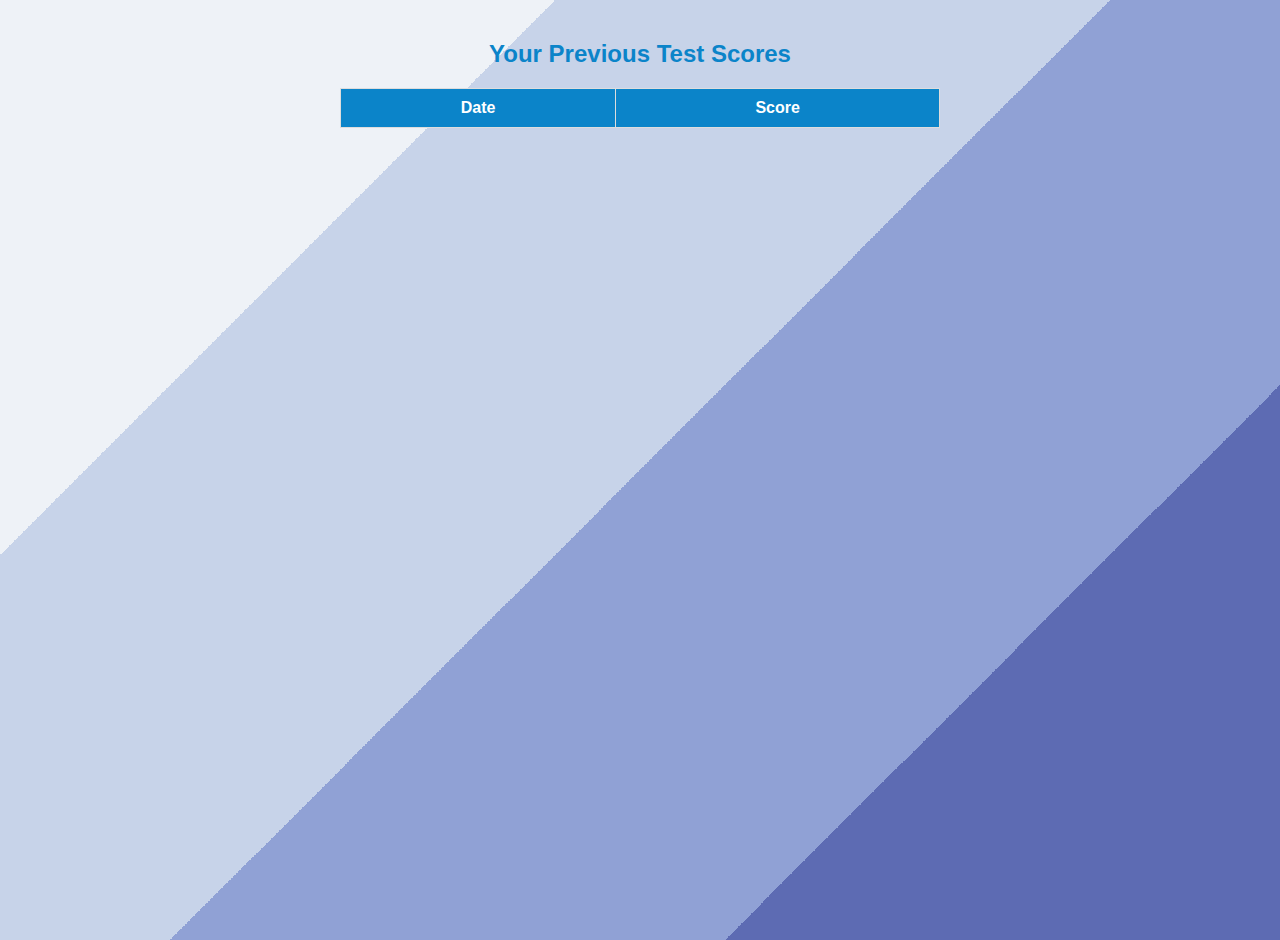
<file: review/review.html>
<!DOCTYPE html>
<html>
<head>
<style>
body {
  font-family: Arial, sans-serif;
  padding: 20px;
  text-align: center;
  margin: 0;
  font-family: "Segoe UI", Arial, sans-serif;
  background: linear-gradient(135deg, #EEF2F7 0%, #EEF2F7 25%, #C7D3E9 25%, #C7D3E9 50%, #90A1D5 50%, #90A1D5 75%, #5D6BB3 75%, #5D6BB3 100%);
  color: #1a1a1a;
  position: relative;
  min-height: 100vh;
  overflow-x: hidden;
}

h2 {
  color: #0b84c9;
}

table {
  margin: 20px auto;
  border-collapse: collapse;
  width: 80%;
  max-width: 600px;
}

th, td {
  border: 1px solid #ddd;
  padding: 10px;
  text-align: center;
}

th {
  background-color: #0b84c9;
  color: white;
}

tr:nth-child(even) {
  background-color: #f2f2f2;
}

tr {
  background-color: white;
}

tr:hover {
  background-color: #d0e7f9;
}
</style>
</head>
<body>

<h2>Your Previous Test Scores</h2>

<table id="marksTable">
  <tr>
    <th>Date</th>
    <th>Score</th>
  </tr>
</table>

<script>
// Get marks from localStorage
let marks = JSON.parse(localStorage.getItem("marks")) || [];

const table = document.getElementById("marksTable");

marks.forEach(item => {
  const row = table.insertRow();
  const cellDate = row.insertCell(0);
  const cellScore = row.insertCell(1);
  
  cellDate.innerText = item.date;
  cellScore.innerText = item.score;
});
</script>

</body>
</html>
</file>
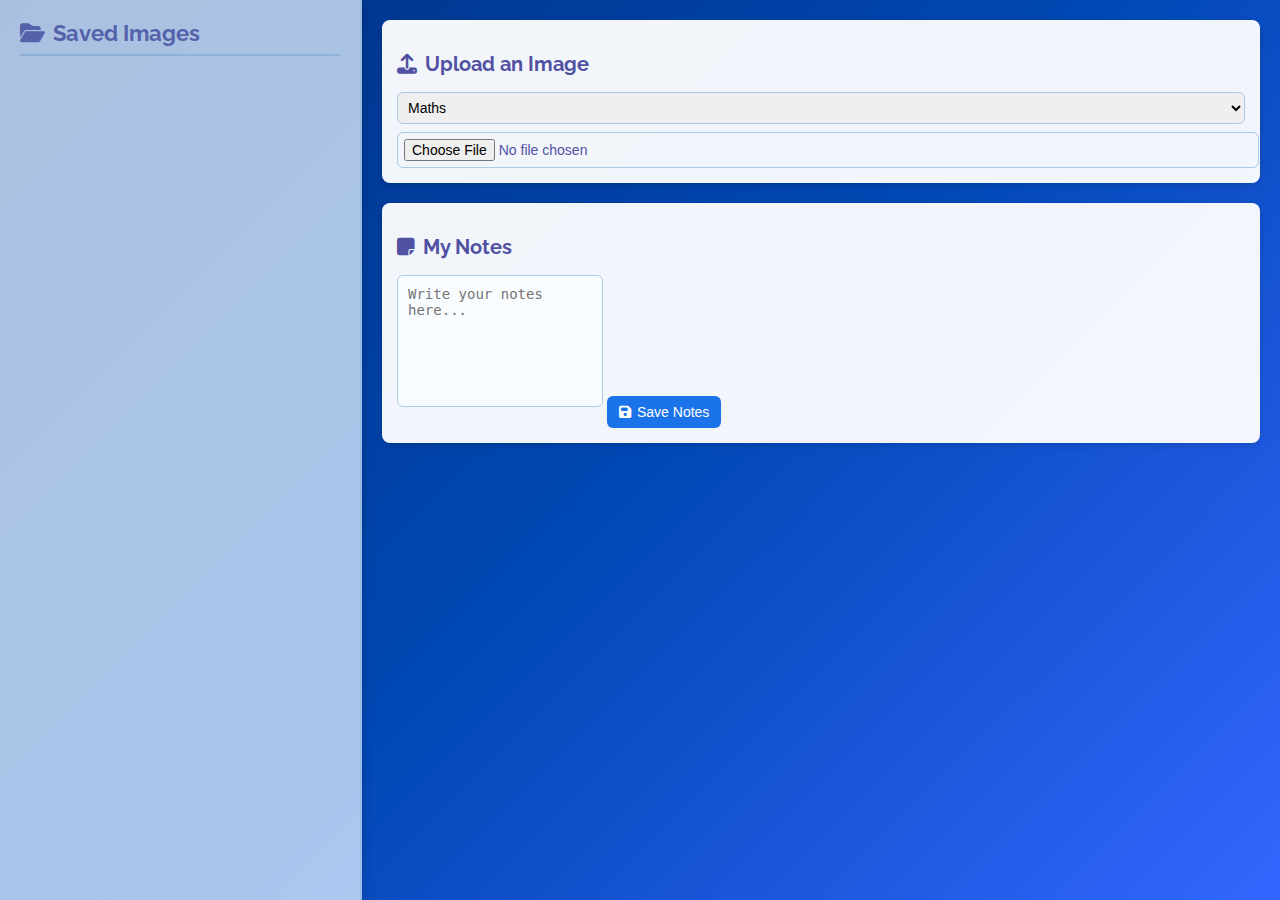
<file: Dashboard/Notes/notes.html>
<!DOCTYPE html>
<html lang="en">
<head>
<meta charset="UTF-8">
<meta name="viewport" content="width=device-width, initial-scale=1.0">
<title>Study Dashboard</title>

<!-- Google Fonts -->
<link href="https://fonts.googleapis.com/css2?family=Roboto:wght@400;700&family=Raleway:wght@500;700&display=swap" rel="stylesheet">

<!-- Font Awesome for Icons -->
<link rel="stylesheet" href="https://cdnjs.cloudflare.com/ajax/libs/font-awesome/6.5.0/css/all.min.css">
<link rel="stylesheet" href="notes.css">
      

</head>
<body>

<div class="sidebar" id="sidebar">
    <h2><i class="fas fa-folder-open"></i> Saved Images</h2>
    <div id="foldersContainer"></div>
</div>

<div class="main">
    <div class="card upload-section">
        <h2><i class="fas fa-upload"></i> Upload an Image</h2>
        <select id="folderSelect">
            <option value="Maths">Maths</option>
            <option value="Physics">Physics</option>
            <option value="Chemistry">Chemistry</option>
            <option value="Nepali">Nepali</option>
            <option value="English">English</option>
            <option value="Computer">Computer</option>
        </select>
        <input type="file" id="imageInput" accept="image/*">
    </div>

    <div class="card notes-section">
        <h2><i class="fas fa-sticky-note"></i> My Notes</h2>
        <textarea id="notesArea" placeholder="Write your notes here..."></textarea>
        <button id="saveNotes"><i class="fas fa-save"></i> Save Notes</button>
    </div>
</div>

<script>
    const imageInput = document.getElementById('imageInput');
    const folderSelect = document.getElementById('folderSelect');
    const foldersContainer = document.getElementById('foldersContainer');
    const notesArea = document.getElementById('notesArea');
    const saveNotesBtn = document.getElementById('saveNotes');

    // Load images organized by folders
    let folderImages = JSON.parse(localStorage.getItem('folderImages')) || {
        Maths: [], Physics: [], Chemistry: [], Nepali: [], English: [], Computer: []
    };
    renderFolders();

    // Load saved notes
    notesArea.value = localStorage.getItem('notes') || '';

    // Handle image upload
    imageInput.addEventListener('change', (event) => {
        const file = event.target.files[0];
        if (!file) return;

        const reader = new FileReader();
        reader.onload = function(e) {
            const imageURL = e.target.result;
            const folder = folderSelect.value;
            folderImages[folder].push(imageURL);
            localStorage.setItem('folderImages', JSON.stringify(folderImages));
            renderFolders();
        };
        reader.readAsDataURL(file);
    });

    function renderFolders() {
        foldersContainer.innerHTML = '';
        for (let folder in folderImages) {
            if (folderImages[folder].length > 0) {
                const folderDiv = document.createElement('div');
                folderDiv.classList.add('folder');

                const folderHeader = document.createElement('div');
                folderHeader.classList.add('folder-header');
                folderHeader.innerHTML = `<h3><i class="fas fa-folder"></i> ${folder}</h3><i class="fas fa-chevron-down"></i>`;
                
                const galleryDiv = document.createElement('div');
                galleryDiv.classList.add('gallery');
                folderImages[folder].forEach(url => {
                    const img = document.createElement('img');
                    img.src = url;
                    galleryDiv.appendChild(img);
                });

                folderHeader.addEventListener('click', () => {
                    galleryDiv.style.display = galleryDiv.style.display === 'none' ? 'grid' : 'none';
                });

                folderDiv.appendChild(folderHeader);
                folderDiv.appendChild(galleryDiv);
                foldersContainer.appendChild(folderDiv);
            }
        }
    }

    // Save notes
    saveNotesBtn.addEventListener('click', () => {
        localStorage.setItem('notes', notesArea.value);
        alert('Notes saved!');
    });
</script>

</body>
</html>
</file>
<file: Dashboard/dashboard.css>
/* Background */
body {
    margin: 0;
    font-family: "Segoe UI", Arial, sans-serif;
    background: linear-gradient(
        135deg,
        #EEF2F7 0%,
        #EEF2F7 25%,
        #C7D3E9 25%,
        #C7D3E9 50%,
        #90A1D5 50%,
        #90A1D5 75%,
        #5D6BB3 75%,
        #5D6BB3 100%
    );
    color: #1a1a1a;
    position: relative;
    min-height: 100vh;
    overflow-x: hidden;
}

/* Nav bar */
.topbar {   
    margin: 0 auto;          
    padding: 0px 40px;   
    background: #FFF5F2		;
    color: #111;            
    display: flex;
    align-items: center;
    justify-content: space-between;
    position: relative;
    z-index: 2;
    opacity: 0.97;
    box-shadow: 0 2px 6px rgba(0,0,0,0.08);
}


/* Nav links */
.nav-links {
    display: flex;
    gap: 40px;
}

.nav-links a {
    color: #1a1a1a;             
    text-decoration: none;
    font-size: 0.95rem;
    font-weight: 500;
    transition: color 0.3s ease;
}

.nav-links a:hover {
    color: #898AC4; /* muted violet-blue on hover */
}

/* Profile button */
.topbar-right {
    color: rgb(0, 0, 0);
}

.profile {
    cursor: pointer;
}

/* Logo */
.topbar-left img {
    height: 60px;
    margin-right: 12px;
    border-radius: 70%;  
    object-fit: cover;   
}

/* Main content grid */
.main-content {
    display: grid;
    grid-template-columns: 1fr 1fr; /* Left = text, Right = image */
    align-items: center;
    gap: 40px;
    max-width: 1200px;
    margin: 60px auto;
    padding: 20px;
}

/* Left column text */
.main-text h1 {
    font-family: 'Quicksand', sans-serif;
    font-size: 3rem;
    margin-bottom: 0.5rem;
    font-weight: 600;
    line-height: 1.1;
    color: #112172d2;
}
.main-text h2 {
    font-family: 'Quicksand', sans-serif;
    font-size: 3rem;
    margin-bottom: 0.5rem;
    font-weight: 600;
    line-height: 1.1;
    color: #3d4ea1ce;
}
/* Make only the first heading (STUDY QUEST) bigger and bolder */
.main-text h1:first-of-type {
    font-size: 4rem;
    font-weight: 900;
    /* color: #141542; */
}

.main-text p {
    font-family: 'Quicksand', sans-serif;
    font-size: 20px;
    font-weight: 300;
    line-height: 1.4;
    max-width: 500px;
    margin-bottom: 20px;
    color: #201f1f;
}

/* Button */
.get-started-btn {
    position: relative;
    padding: 12px 28px;
    font-size: 1rem;
    font-weight: bold;
    color: white;
    background: linear-gradient(90deg, #A2AADB, #898AC4); /* Blue-violet gradient */
    border: 2px solid #C0C9EE; /* Soft blue border */
    border-radius: 30px;
    cursor: pointer;
    overflow: hidden;
    text-decoration: none;
    display: inline-block;
    transition: transform 0.2s ease, box-shadow 0.2s ease;
}

.get-started-btn:hover {
    transform: scale(1.05);
    box-shadow: 0 0 15px #C0C9EE; /* Glow effect */
}

/* Shine effect */
.get-started-btn::before {
    content: '';
    position: absolute;
    top: 0;
    left: -75%;
    width: 50%;
    height: 100%;
    background: rgba(255, 255, 255, 0.5);
    transform: skewX(-25deg);
}

.get-started-btn:hover::before {
    animation: shine 0.75s ease forwards;
}

@keyframes shine {
    0% { left: -75%; }
    100% { left: 125%; }
}

/* Right column image */
.main-image img {
    width: 100%;
    height: auto;
    border-radius: 10px;
}

/* Responsive layout for small screens */
@media (max-width: 768px) {
    .main-content {
        grid-template-columns: 1fr;
        text-align: center;
    }
    .main-text h1 {
        font-size: 2rem;
    }
    .main-image {
        margin-top: 20px;
    }
}

/* ===== Scroll Down Button ===== */
.scroll-down {
    position: fixed;
    bottom: 30px;
    left: 50%;
    transform: translateX(-50%);
    z-index: 9;
}

.scroll-down a {
    display: inline-flex;
    justify-content: center;
    align-items: center;
    width: 50px;
    height: 50px;
    border: 2px solid white;
    border-radius: 50%;
    text-decoration: none;
    transition: border-color 0.3s ease, transform 0.3s ease;
    background: rgba(255, 255, 255, 0.1);
}

.scroll-down a:hover {
    border-color: gold;
    transform: scale(1.1);
    background: rgba(255, 255, 255, 0.15);
}

.scroll-down a svg {
    width: 20px;
    height: 20px;
    fill: none;
    stroke: white;
    stroke-width: 2;
    animation: arrowMove 1.5s infinite ease-in-out;
}

.scroll-down a:hover svg {
    stroke: gold;
}

/* Smooth arrow animation */
@keyframes arrowMove {
    0%, 100% {
        transform: translateY(0);
        opacity: 0.7;
    }
    50% {
        transform: translateY(6px);
        opacity: 1;
    }
}

/* ===== Footer ===== */
footer {
    display: grid;
    grid-template-columns: 1fr 1fr;
    background: rgba(56, 74, 75, 0.856);
    padding: 40px;
    margin-top: 150px;
    gap: 40px;
}

.footer-left h2, .footer-right h2 {
    margin-bottom: 10px;
    font-size: 1.3rem;
    color: rgb(255, 255, 255);
}

.footer-left p, .footer-right p {
    font-size: 1rem;
    line-height: 1.5;
     color: rgb(255, 255, 255);
}
</file>
<file: dashboard/dashboard.css>
/* Background */
body {
    margin: 0;
    font-family: "Segoe UI", Arial, sans-serif;
    background: linear-gradient(
        135deg,
        #EEF2F7 0%,
        #EEF2F7 25%,
        #C7D3E9 25%,
        #C7D3E9 50%,
        #90A1D5 50%,
        #90A1D5 75%,
        #5D6BB3 75%,
        #5D6BB3 100%
    );
    color: #1a1a1a;
    position: relative;
    min-height: 100vh;
    overflow-x: hidden;
}

/* Topbar */
    .topbar{
      background: rgba(255,255,255,0.98);
      display:flex;
      gap:20px;
      align-items:center;
      justify-content:space-between;
      padding:12px 28px;
      box-shadow: 0 6px 18px rgba(2,6,23,0.06);
      position:sticky;
      top:0;
      z-index:40;
    }
    .logo { display:flex; gap:12px; align-items:center; flex-shrink:0; }
    .logo img{ height:42px; width:42px; border-radius:10px; object-fit:cover; display:block; }
    .nav { display:flex; gap:12px; align-items:center; flex-wrap:wrap; }
    .nav a { color:var(--text); text-decoration:none; font-weight:600; padding:6px 8px; border-radius:6px; display:inline-block; }
    .nav a.active { color:var(--primary); background: rgba(75,74,161,0.06); }

     .primary-btn {
      display:inline-flex; gap:8px; align-items:center;
      background: #3d3a86;
      color:rgb(255, 255, 255); padding:12px 16px; border-radius:10px; font-weight:700; border:none; cursor:pointer;
      box-shadow: 0 10px 24px rgba(75,74,161,0.06); font-size:15px;
      text-decoration: none;
    }
    .primary-btn:hover { transform: translateY(-3px); }

    .btn-ghost { background:transparent; border:1px solid rgba(75,74,161,0.08); padding:8px 10px; border-radius:8px; color:var(--primary); font-weight:600; cursor:pointer; }
    .btn-ghost:hover { background: rgba(75,74,161,0.06); }

    

/* Main content grid */
.main-content {
    display: grid;
    grid-template-columns: 1fr 1fr; /* Left = text, Right = image */
    align-items: center;
    gap: 40px;
    max-width: 1200px;
    margin: 60px auto;
    padding: 20px;
}

/* Left column text */
.main-text h1 {
    font-family: 'Quicksand', sans-serif;
    font-size: 3rem;
    margin-bottom: 0.5rem;
    font-weight: 600;
    line-height: 1.1;
    color: #112172d2;
}
.main-text h2 {
    font-family: 'Quicksand', sans-serif;
    font-size: 3rem;
    margin-bottom: 0.5rem;
    font-weight: 600;
    line-height: 1.1;
    color: #3d4ea1ce;
}
/* Make only the first heading (STUDY QUEST) bigger and bolder */
.main-text h1:first-of-type {
    font-size: 4rem;
    font-weight: 900;
    /* color: #141542; */
}

.main-text p {
    font-family: 'Quicksand', sans-serif;
    font-size: 20px;
    font-weight: 300;
    line-height: 1.4;
    max-width: 500px;
    margin-bottom: 20px;
    color: #201f1f;
}

/* Button */
.get-started-btn {
    position: relative;
    padding: 12px 28px;
    font-size: 1rem;
    font-weight: bold;
    color: white;
    background: linear-gradient(90deg, #A2AADB, #898AC4); /* Blue-violet gradient */
    border: 2px solid #C0C9EE; /* Soft blue border */
    border-radius: 30px;
    cursor: pointer;
    overflow: hidden;
    text-decoration: none;
    display: inline-block;
    transition: transform 0.2s ease, box-shadow 0.2s ease;
}

.get-started-btn:hover {
    transform: scale(1.05);
    box-shadow: 0 0 15px #C0C9EE; /* Glow effect */
}

/* Shine effect */
.get-started-btn::before {
    content: '';
    position: absolute;
    top: 0;
    left: -75%;
    width: 50%;
    height: 100%;
    background: rgba(255, 255, 255, 0.5);
    transform: skewX(-25deg);
}

.get-started-btn:hover::before {
    animation: shine 0.75s ease forwards;
}

@keyframes shine {
    0% { left: -75%; }
    100% { left: 125%; }
}

/* Right column image */
.main-image img {
    width: 100%;
    height: auto;
    border-radius: 10px;
}

/* Responsive layout for small screens */
@media (max-width: 768px) {
    .main-content {
        grid-template-columns: 1fr;
        text-align: center;
    }
    .main-text h1 {
        font-size: 2rem;
    }
    .main-image {
        margin-top: 20px;
    }
}

/* ===== Scroll Down Button ===== */
.scroll-down {
    position: fixed;
    bottom: 30px;
    left: 50%;
    transform: translateX(-50%);
    z-index: 9;
}

.scroll-down a {
    display: inline-flex;
    justify-content: center;
    align-items: center;
    width: 50px;
    height: 50px;
    border: 2px solid white;
    border-radius: 50%;
    text-decoration: none;
    transition: border-color 0.3s ease, transform 0.3s ease;
    background: rgba(255, 255, 255, 0.1);
}

.scroll-down a:hover {
    border-color: gold;
    transform: scale(1.1);
    background: rgba(255, 255, 255, 0.15);
}

.scroll-down a svg {
    width: 20px;
    height: 20px;
    fill: none;
    stroke: white;
    stroke-width: 2;
    animation: arrowMove 1.5s infinite ease-in-out;
}

.scroll-down a:hover svg {
    stroke: gold;
}

/* Smooth arrow animation */
@keyframes arrowMove {
    0%, 100% {
        transform: translateY(0);
        opacity: 0.7;
    }
    50% {
        transform: translateY(6px);
        opacity: 1;
    }
}

/* ===== Footer ===== */
footer {
    display: grid;
    grid-template-columns: 1fr 1fr;
    background: rgba(56, 74, 75, 0.856);
    padding: 40px;
    margin-top: 150px;
    gap: 40px;
}

.footer-left h2, .footer-right h2 {
    margin-bottom: 10px;
    font-size: 1.3rem;
    color: rgb(255, 255, 255);
}

.footer-left p, .footer-right p {
    font-size: 1rem;
    line-height: 1.5;
     color: rgb(255, 255, 255);
}
</file>
<file: inbuilt/inbuilt.css>
@import url('https://fonts.googleapis.com/css2?family=Poppins:wght@400;600&display=swap');

body {
  font-family: 'Poppins', sans-serif;
  background: linear-gradient(135deg, #2193b0, #6dd5ed);
  padding: 40px 20px;
  text-align: center;
  color: #fff;
  min-height: 100vh;
  margin: 0;
  display: flex;
  flex-direction: column;
  justify-content: center;
  margin: 0;
  font-family: "Segoe UI", Arial, sans-serif;
  background: linear-gradient(135deg, #EEF2F7 0%, #EEF2F7 25%, #C7D3E9 25%, #C7D3E9 50%, #90A1D5 50%, #90A1D5 75%, #5D6BB3 75%, #5D6BB3 100%);
  color: #1a1a1a;
  position: relative;
  min-height: 100vh;
  overflow-x: hidden;
}

h1 {
  font-weight: 600;
  font-size: 2.5rem;
  margin-bottom: 40px;
  text-shadow: 0 2px 6px rgba(0,0,0,0.3);
}

#subjects-container {
  display: flex;
  justify-content: center;
  flex-wrap: wrap;
  gap: 25px;
  max-width: 700px;
  margin: 0 auto;
}

.subject-button {
  background: rgba(46, 138, 252, 0.15);
  border: 2px solid rgba(255, 255, 255, 0.5);
  border-radius: 12px;
  width: 180px;
  padding: 22px 0;
  cursor: pointer;
  font-size: 18px;
  color: #fff;
  font-weight: 500;
  box-shadow: 0 8px 15px rgba(0,0,0,0.2);
  transition: background-color 0.3s ease, border-color 0.3s ease, transform 0.2s ease;
  user-select: none;
}

.subject-button:hover {
  background: #fff;
  color: #764ba2;
  border-color: #764ba2;
  transform: translateY(-5px);
  box-shadow: 0 12px 20px rgba(118, 75, 162, 0.6);
}
.Mathematics-button {
  background: rgba(46, 138, 252, 0.15);
  border: 2px solid rgba(255, 255, 255, 0.5);
  border-radius: 12px;
  width: 180px;
  padding: 22px 0;
  cursor: pointer;
  font-size: 18px;
  color: #fff;
  font-weight: 500;
  box-shadow: 0 8px 15px rgba(0,0,0,0.2);
  transition: background-color 0.3s ease, border-color 0.3s ease, transform 0.2s ease;
  user-select: none;
}

.Mathematics-button:hover {
  background: #fff;
  color: #764ba2;
  border-color: #764ba2;
  transform: translateY(-5px);
  box-shadow: 0 12px 20px rgba(118, 75, 162, 0.6);
}
.Physics-button {
  background: rgba(46, 138, 252, 0.15);
  border: 2px solid rgba(255, 255, 255, 0.5);
  border-radius: 12px;
  width: 180px;
  padding: 22px 0;
  cursor: pointer;
  font-size: 18px;
  color: #fff;
  font-weight: 500;
  box-shadow: 0 8px 15px rgba(0,0,0,0.2);
  transition: background-color 0.3s ease, border-color 0.3s ease, transform 0.2s ease;
  user-select: none;
}

.Physics-button:hover {
  background: #fff;
  color: #764ba2;
  border-color: #764ba2;
  transform: translateY(-5px);
  box-shadow: 0 12px 20px rgba(118, 75, 162, 0.6);
}
</file>
<file: Dashboard/Notes/notes.css>
body {
    margin: 0;
    font-family: 'Roboto', sans-serif;
    background: linear-gradient(135deg, #003080, #0047b3, #3366ff);
    color: #5151a3;
    display: flex;
    height: 100vh;
    overflow: hidden;
}

/* Animations */
@keyframes slideInLeft {
    0% { transform: translateX(-100%); opacity: 0; }
    100% { transform: translateX(0); opacity: 1; }
}
@keyframes fadeInUp {
    0% { transform: translateY(20px) scale(0.95); opacity: 0; }
    100% { transform: translateY(0) scale(1); opacity: 1; }
}
@keyframes fadeIn {
    0% { opacity: 0; }
    100% { opacity: 1; }
}

/* Sidebar */
.sidebar {
    width: 320px;
    background: rgba(224, 239, 255, 0.95);
    opacity: 80%;
    padding: 20px;
    box-shadow: 2px 0 8px rgba(0,0,0,0.15);
    display: flex;
    flex-direction: column;
    overflow-y: auto;
    border-right: 2px solid rgba(170, 203, 232, 0.5);
    animation: slideInLeft 0.6s ease forwards;
}
.sidebar h2 {
    font-family: 'Raleway', sans-serif;
    opacity: 80%;
    margin-top: 0;
    font-size: 22px;
    font-weight: bold;
    border-bottom: 2px solid #aacbe8;
    padding-bottom: 8px;
    display: flex;
    align-items: center;
    gap: 8px;
}

/* Folder styling */
.folder {
    margin-bottom: 15px;
    background: white;
    opacity: 80%;
    border-radius: 8px;
    box-shadow: 0 1px 4px rgba(0,0,0,0.1);
    overflow: hidden;
    animation: fadeInUp 0.5s ease both;
}
.folder-header {
    display: flex;
    align-items: center;
    justify-content: space-between;
    padding: 8px 12px;
    background-color: #f0f8ff;
    cursor: pointer;
}
.folder-header h3 {
    margin: 0;
    font-size: 16px;
    font-weight: bold;        
    display: flex;
    align-items: center;
    gap: 6px;
}
.gallery {
    display: grid;
    grid-template-columns: repeat(auto-fill, minmax(80px, 1fr));
    gap: 8px;
    padding: 10px;
    background-color: white;
    display: none; /* Collapsed by default */
    animation: fadeIn 0.4s ease;
}
.gallery img {
    width: 100%;
    border-radius: 6px;
    object-fit: cover;
    box-shadow: 0 1px 3px rgba(0,0,0,0.2);
}

/* Main Content */
.main {
    flex: 1;
    padding: 20px;
    display: flex;
    flex-direction: column;
    gap: 20px;
}

/* Card styling */
.card {
    background: rgba(255, 255, 255, 0.95);
    padding: 15px;
    border-radius: 8px;
    box-shadow: 0 2px 6px rgba(0,0,0,0.15);
    animation: fadeInUp 0.6s ease both;
}
.card h2 {
    font-family: 'Raleway', sans-serif;
    font-size: 20px;
    display: flex;
    align-items: center;
    gap: 8px;
}

/* Upload Section */
.upload-section select, 
.upload-section input {
    margin-top: 8px;
    display: block;
    padding: 6px;
    border-radius: 6px;
    border: 1px solid #aacbe8;
    font-size: 14px;
    width: 100%;
}

/* Notes Section */
textarea {
    height: 110px;
    resize: none;
    padding: 10px;
    border: 1px solid #aacbe8;
    border-radius: 6px;
    font-size: 14px;
    outline: none;
    margin-bottom: 10px;
    background-color: #f9fcff;
}
button {
    background-color: #1a73e8;
    color: white;
    padding: 8px 12px;
    border: none;
    border-radius: 6px;
    cursor: pointer;
    font-size: 14px;
    display: inline-flex;
    align-items: center;
    gap: 6px;
    transition: background-color 0.3s ease, transform 0.3s ease;
}
button:hover {
    background-color: #155bb5;
    transform: scale(1.03);
}
</file>
